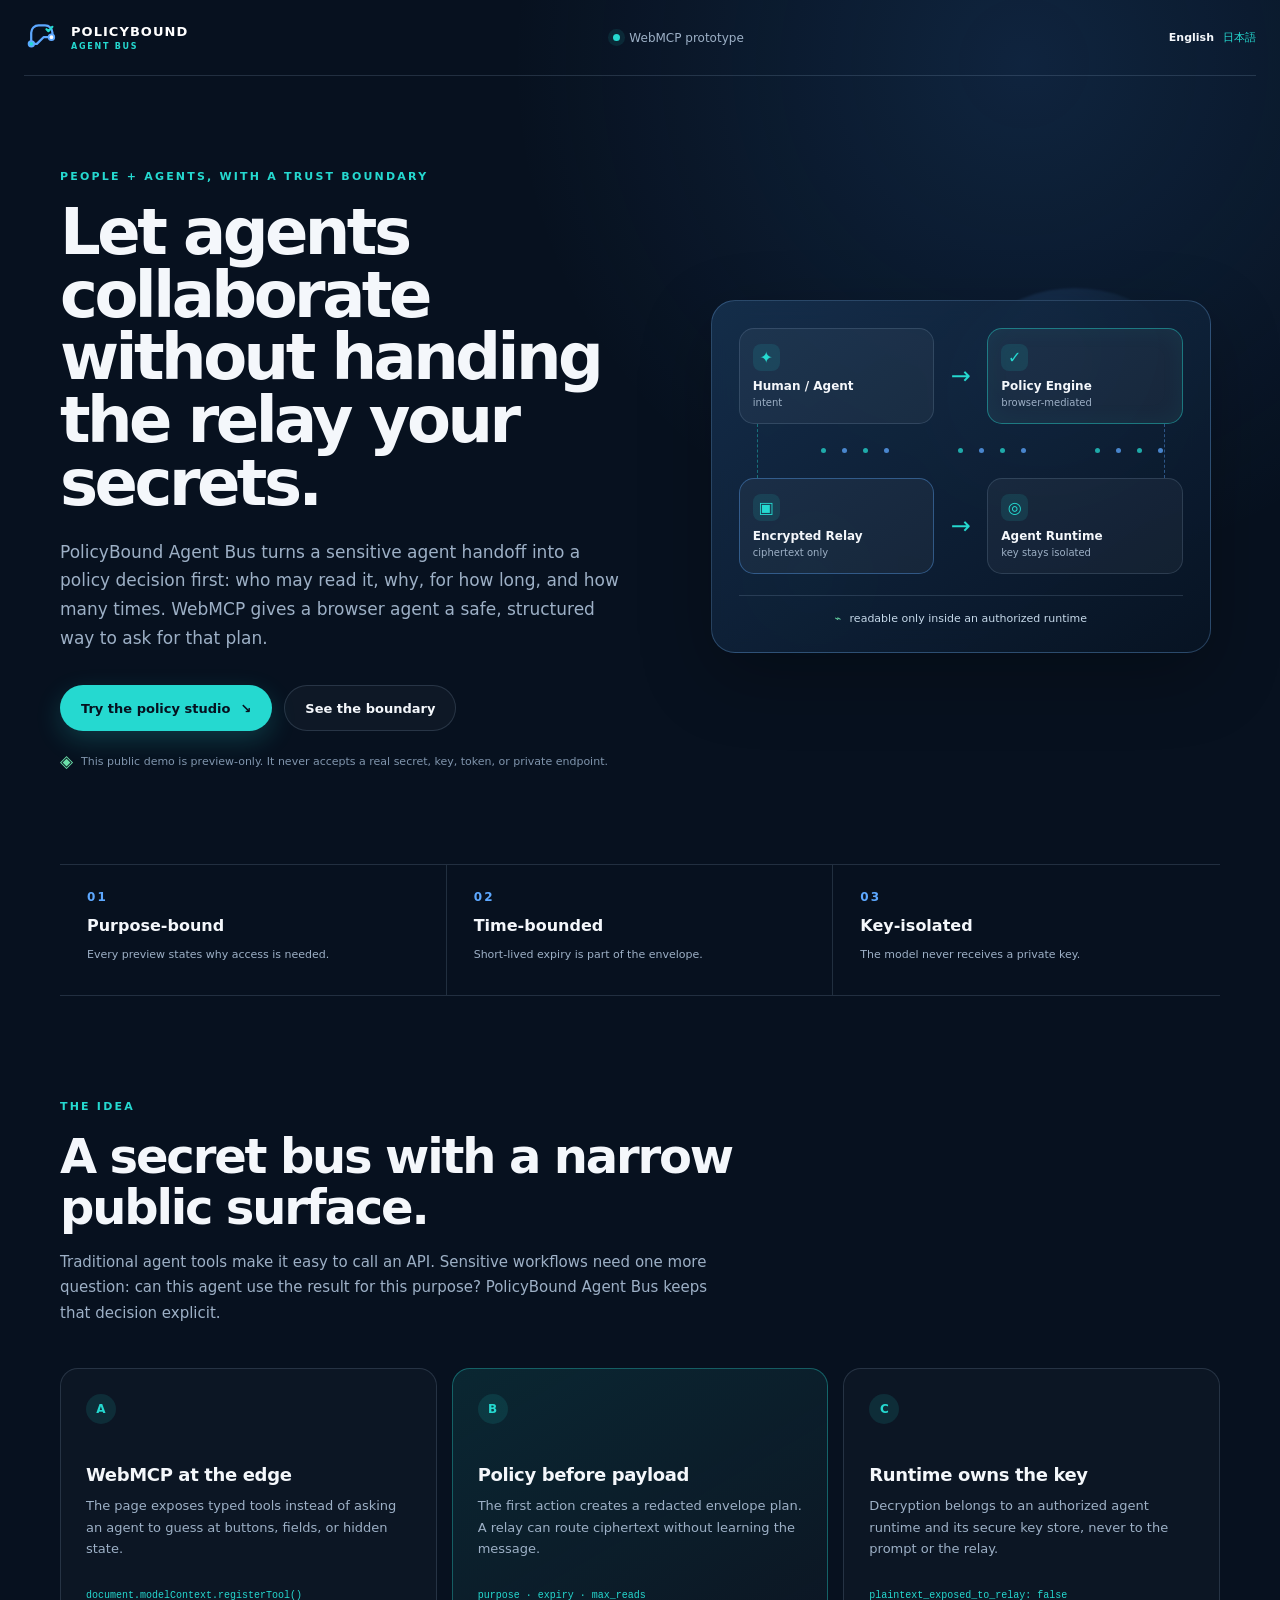
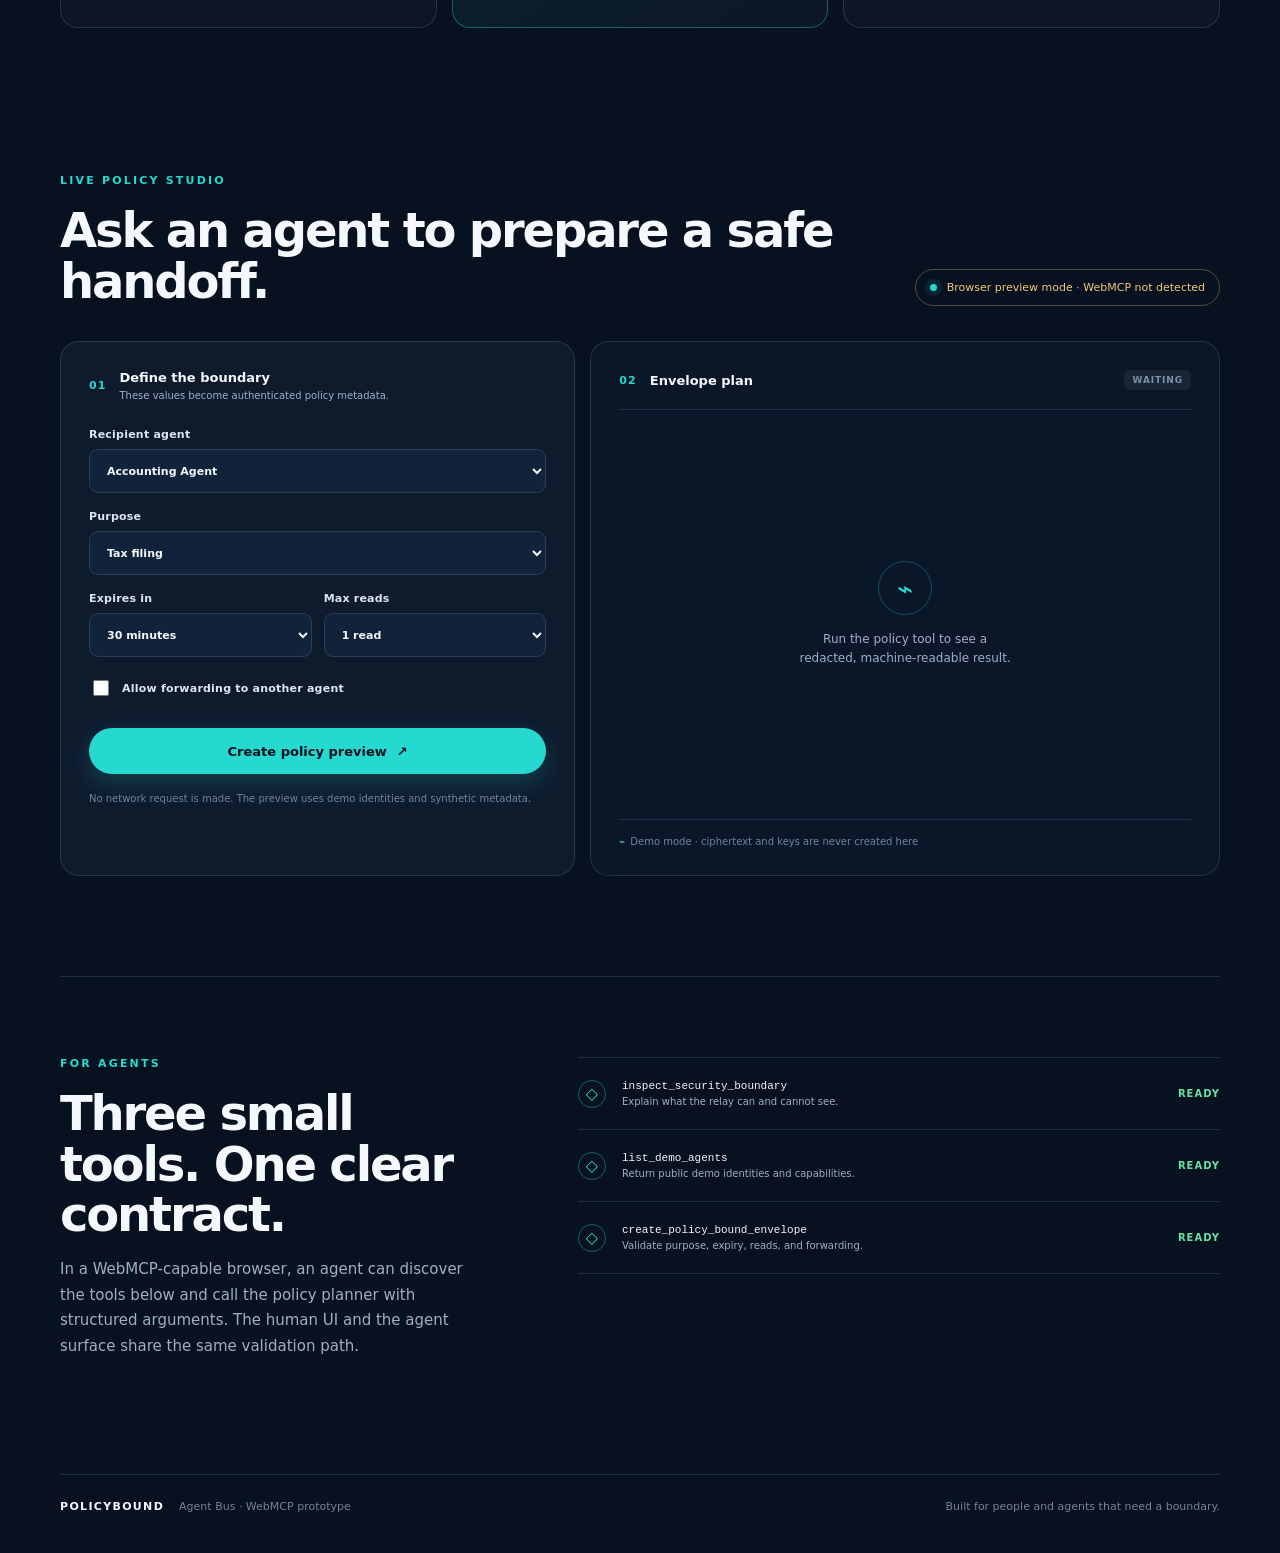
<file: index.html>
<!doctype html>
<html lang="en">
  <head>
    <meta charset="utf-8">
    <meta name="viewport" content="width=device-width, initial-scale=1">
    <meta name="description" content="PolicyBound Agent Bus: a WebMCP demo for policy-bound agent handoffs.">
    <meta name="theme-color" content="#07111f">
    <meta http-equiv="Content-Security-Policy" content="default-src 'self'; script-src 'self'; style-src 'self'; img-src 'self' data:; connect-src 'none'; base-uri 'none'; form-action 'none'">
    <link rel="alternate" hreflang="en" href="./index.html">
    <link rel="alternate" hreflang="ja" href="./ja.html">
    <title>PolicyBound Agent Bus — WebMCP</title>
    <link rel="icon" href="favicon.svg" type="image/svg+xml">
    <link rel="stylesheet" href="styles.css">
    <script type="module" src="app.js"></script>
  </head>
  <body>
    <header class="topbar">
      <a class="brand" href="#top" aria-label="PolicyBound Agent Bus home">
        <span class="brand-mark" aria-hidden="true">
          <svg viewBox="0 0 40 40" role="img">
            <path d="M8 26.5V14.2a8.2 8.2 0 0 1 8.2-8.2h7.2a8.2 8.2 0 0 1 8.2 8.2v3.1" fill="none" stroke="currentColor" stroke-width="2.5" stroke-linecap="round"/>
            <path d="M8.2 26.5h6.1l7.4-7.4h8.8" fill="none" stroke="currentColor" stroke-width="2.5" stroke-linecap="round" stroke-linejoin="round"/>
            <circle cx="8.2" cy="26.5" r="3.1" fill="#25d9d0" stroke="currentColor" stroke-width="2"/>
            <circle cx="30.5" cy="19.1" r="3.1" fill="#fff" stroke="currentColor" stroke-width="2"/>
            <path d="m25 10.3 2.1 2.1 4.4-4.8" fill="none" stroke="#25d9d0" stroke-width="2.5" stroke-linecap="round" stroke-linejoin="round"/>
          </svg>
        </span>
        <span>POLICYBOUND <small>AGENT BUS</small></span>
      </a>
      <div class="topbar-meta"><span class="live-dot"></span> WebMCP prototype</div>
      <nav class="locale-switch" aria-label="Language"><span aria-current="page">English</span><a href="./ja.html" lang="ja">日本語</a></nav>
    </header>

    <main id="top">
      <section class="hero shell">
        <div class="hero-copy">
          <p class="eyebrow">PEOPLE + AGENTS, WITH A TRUST BOUNDARY</p>
          <h1>Let agents collaborate without handing the relay your secrets.</h1>
          <p class="lede">PolicyBound Agent Bus turns a sensitive agent handoff into a policy decision first: who may read it, why, for how long, and how many times. WebMCP gives a browser agent a safe, structured way to ask for that plan.</p>
          <div class="hero-actions">
            <a class="button primary" href="#studio">Try the policy studio <span aria-hidden="true">↘</span></a>
            <a class="button quiet" href="#boundary">See the boundary</a>
          </div>
          <p class="hero-note"><span class="shield" aria-hidden="true">◈</span> This public demo is preview-only. It never accepts a real secret, key, token, or private endpoint.</p>
        </div>
        <div class="hero-art" aria-label="A diagram of a policy engine between an agent and an encrypted relay">
          <div class="orb orb-a"></div><div class="orb orb-b"></div>
          <div class="diagram-card">
            <div class="diagram-row">
              <div class="node human-node"><span class="node-icon">✦</span><strong>Human / Agent</strong><small>intent</small></div>
              <span class="arrow">→</span>
              <div class="node policy-node"><span class="node-icon">✓</span><strong>Policy Engine</strong><small>browser-mediated</small></div>
            </div>
            <div class="wire"><span></span><span></span><span></span></div>
            <div class="diagram-row">
              <div class="node relay-node"><span class="node-icon">▣</span><strong>Encrypted Relay</strong><small>ciphertext only</small></div>
              <span class="arrow">→</span>
              <div class="node agent-node"><span class="node-icon">◎</span><strong>Agent Runtime</strong><small>key stays isolated</small></div>
            </div>
            <div class="diagram-caption"><span class="lock">⌁</span> readable only inside an authorized runtime</div>
          </div>
        </div>
      </section>

      <section class="metrics shell" aria-label="Security properties">
        <div><strong>01</strong><span>Purpose-bound</span><small>Every preview states why access is needed.</small></div>
        <div><strong>02</strong><span>Time-bounded</span><small>Short-lived expiry is part of the envelope.</small></div>
        <div><strong>03</strong><span>Key-isolated</span><small>The model never receives a private key.</small></div>
      </section>

      <section class="boundary shell" id="boundary">
        <div class="section-heading">
          <p class="eyebrow">THE IDEA</p>
          <h2>A secret bus with a narrow public surface.</h2>
          <p>Traditional agent tools make it easy to call an API. Sensitive workflows need one more question: can this agent use the result for this purpose? PolicyBound Agent Bus keeps that decision explicit.</p>
        </div>
        <div class="boundary-grid">
          <article class="feature-card"><span class="feature-number">A</span><h3>WebMCP at the edge</h3><p>The page exposes typed tools instead of asking an agent to guess at buttons, fields, or hidden state.</p><code>document.modelContext.registerTool()</code></article>
          <article class="feature-card accent"><span class="feature-number">B</span><h3>Policy before payload</h3><p>The first action creates a redacted envelope plan. A relay can route ciphertext without learning the message.</p><code>purpose · expiry · max_reads</code></article>
          <article class="feature-card"><span class="feature-number">C</span><h3>Runtime owns the key</h3><p>Decryption belongs to an authorized agent runtime and its secure key store, never to the prompt or the relay.</p><code>plaintext_exposed_to_relay: false</code></article>
        </div>
      </section>

      <section class="studio shell" id="studio">
        <div class="studio-heading">
          <div>
            <p class="eyebrow">LIVE POLICY STUDIO</p>
            <h2>Ask an agent to prepare a safe handoff.</h2>
          </div>
          <div class="mcp-status" id="mcp-status" role="status"><span class="status-dot"></span><span id="mcp-status-text">Checking WebMCP…</span></div>
        </div>
        <div class="studio-grid">
          <form class="policy-form" id="policy-form">
            <div class="form-intro"><span class="step">01</span><div><strong>Define the boundary</strong><small>These values become authenticated policy metadata.</small></div></div>
            <label>Recipient agent
              <select id="recipient" name="recipient">
                <option value="agent://demo/accounting">Accounting Agent</option>
                <option value="agent://demo/legal">Legal Agent</option>
                <option value="agent://demo/travel">Travel Agent</option>
              </select>
            </label>
            <label>Purpose
              <select id="purpose" name="purpose">
                <option value="tax-filing">Tax filing</option>
                <option value="contract-review">Contract review</option>
                <option value="travel-booking">Travel booking</option>
              </select>
            </label>
            <div class="form-split">
              <label>Expires in
                <select id="expires" name="expires_in_minutes"><option value="30">30 minutes</option><option value="60">1 hour</option><option value="240">4 hours</option></select>
              </label>
              <label>Max reads
                <select id="max-reads" name="max_reads"><option value="1">1 read</option><option value="2">2 reads</option><option value="5">5 reads</option></select>
              </label>
            </div>
            <label class="checkbox-label"><input id="allow-forwarding" type="checkbox"><span>Allow forwarding to another agent</span></label>
            <button class="button primary full" type="submit">Create policy preview <span aria-hidden="true">↗</span></button>
            <p class="form-footnote">No network request is made. The preview uses demo identities and synthetic metadata.</p>
          </form>

          <div class="preview-panel" aria-live="polite">
            <div class="preview-header"><div><span class="step">02</span><strong>Envelope plan</strong></div><span class="preview-badge" id="preview-badge">WAITING</span></div>
            <div class="preview-empty" id="preview-empty"><div class="empty-icon">⌁</div><p>Run the policy tool to see a redacted, machine-readable result.</p></div>
            <pre class="json-preview hidden" id="json-preview"></pre>
            <div class="preview-footer"><span class="lock">⌁</span><span>Demo mode · ciphertext and keys are never created here</span></div>
          </div>
        </div>
      </section>

      <section class="agent-surface shell">
        <div class="agent-copy"><p class="eyebrow">FOR AGENTS</p><h2>Three small tools. One clear contract.</h2><p>In a WebMCP-capable browser, an agent can discover the tools below and call the policy planner with structured arguments. The human UI and the agent surface share the same validation path.</p></div>
        <div class="tool-list" id="tool-list">
          <div class="tool-row"><span class="tool-icon">◇</span><div><strong>inspect_security_boundary</strong><small>Explain what the relay can and cannot see.</small></div><span class="tool-state">ready</span></div>
          <div class="tool-row"><span class="tool-icon">◇</span><div><strong>list_demo_agents</strong><small>Return public demo identities and capabilities.</small></div><span class="tool-state">ready</span></div>
          <div class="tool-row"><span class="tool-icon">◇</span><div><strong>create_policy_bound_envelope</strong><small>Validate purpose, expiry, reads, and forwarding.</small></div><span class="tool-state">ready</span></div>
        </div>
      </section>
    </main>

    <footer class="footer shell"><div><span class="brand-text">POLICYBOUND</span><span class="footer-muted">Agent Bus · WebMCP prototype</span></div><div class="footer-muted">Built for people and agents that need a boundary.</div></footer>
  </body>
</html>
</file>
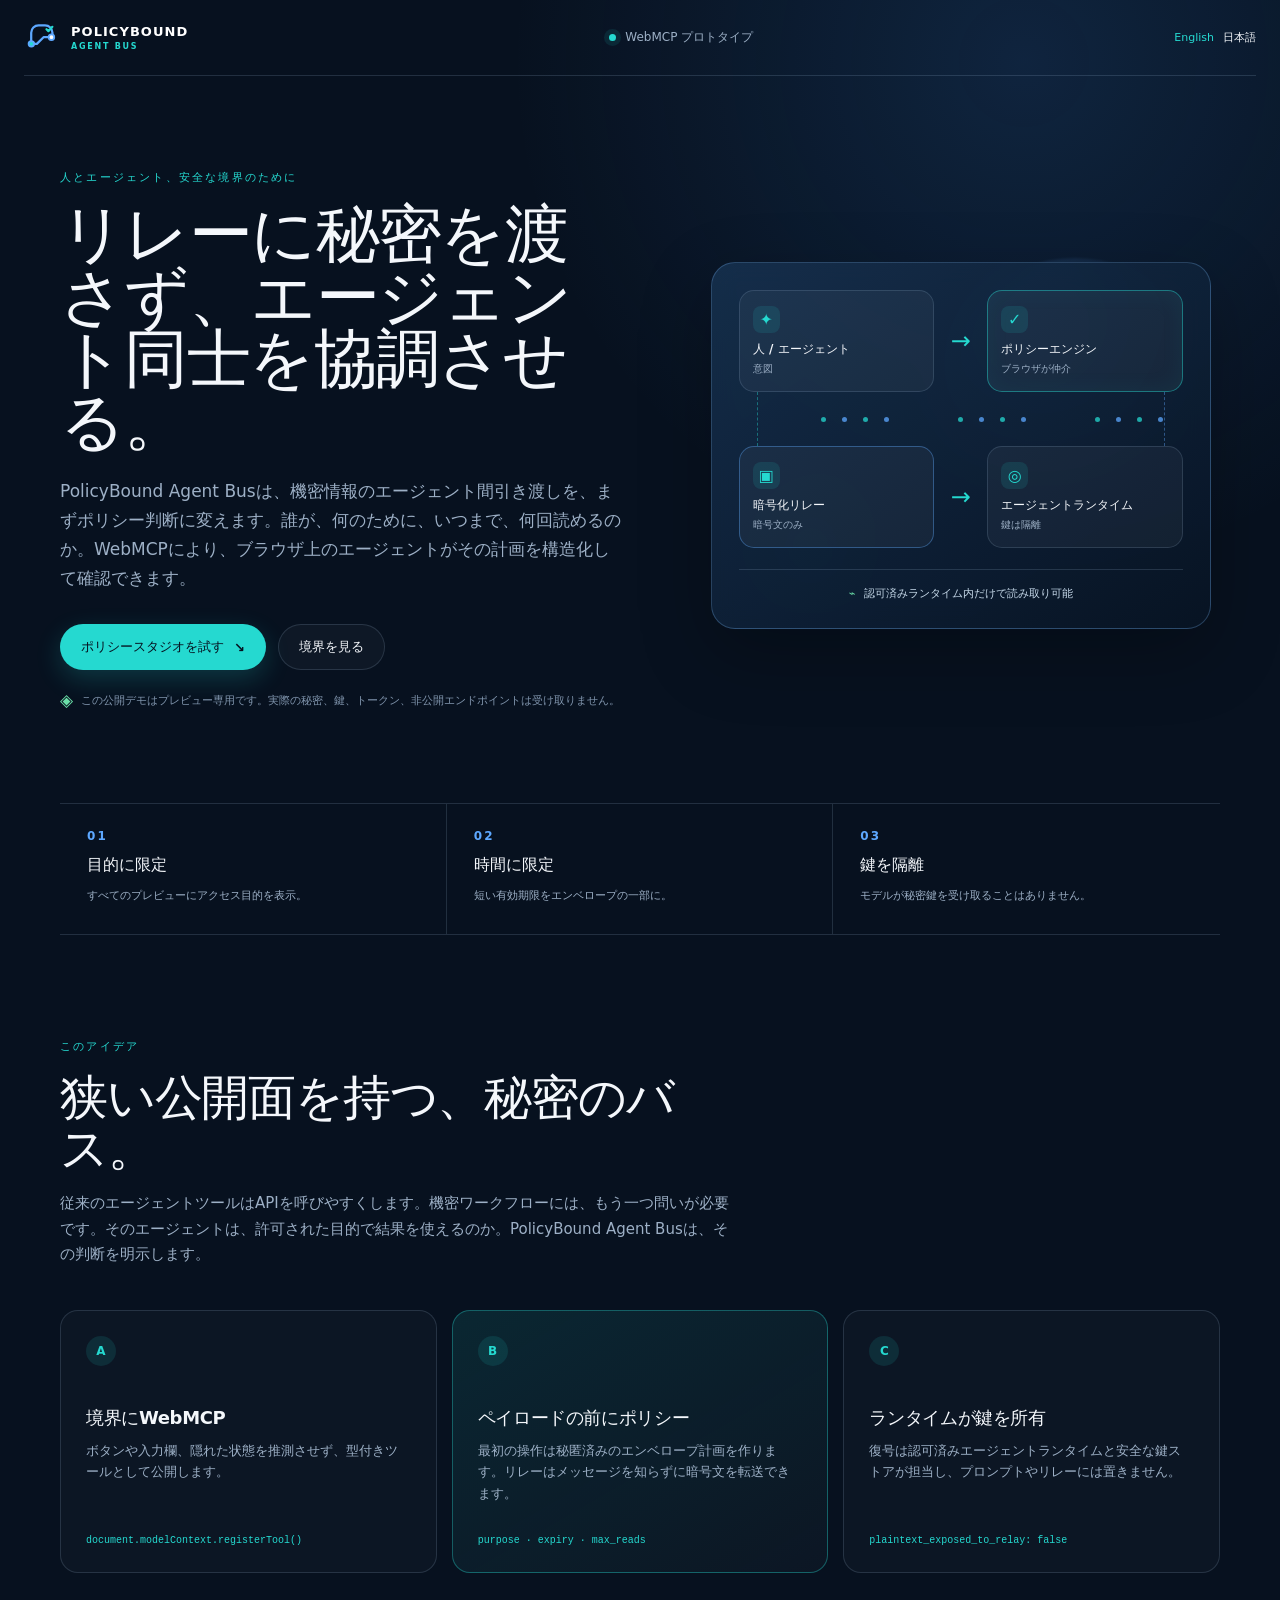
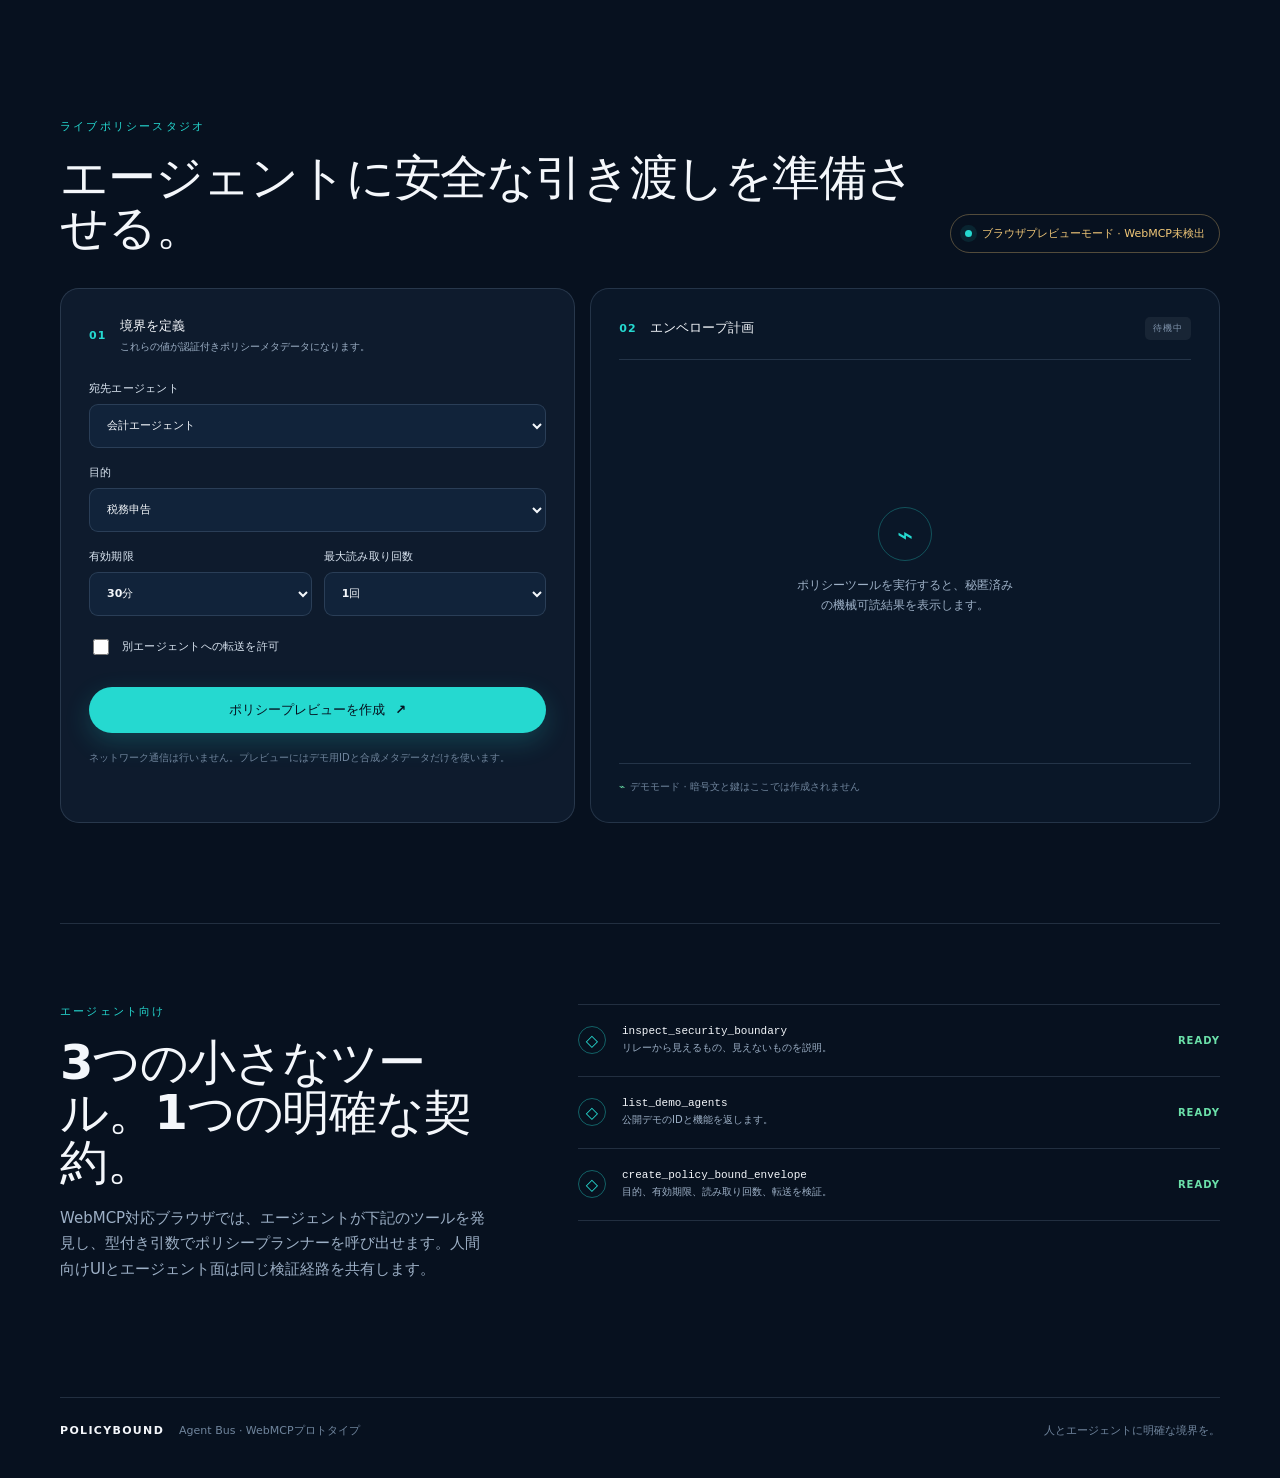
<file: ja.html>
<!doctype html>
<html lang="ja">
  <head>
    <meta charset="utf-8">
    <meta name="viewport" content="width=device-width, initial-scale=1">
    <meta name="description" content="PolicyBound Agent Bus：ポリシーで制御されたエージェント間引き渡しのWebMCPデモ。">
    <meta name="theme-color" content="#07111f">
    <meta http-equiv="Content-Security-Policy" content="default-src 'self'; script-src 'self'; style-src 'self'; img-src 'self' data:; connect-src 'none'; base-uri 'none'; form-action 'none'">
    <link rel="alternate" hreflang="en" href="./index.html">
    <link rel="alternate" hreflang="ja" href="./ja.html">
    <title>PolicyBound Agent Bus — WebMCP</title>
    <link rel="icon" href="favicon.svg" type="image/svg+xml">
    <link rel="stylesheet" href="styles.css">
    <script type="module" src="app.js"></script>
  </head>
  <body>
    <header class="topbar">
      <a class="brand" href="#top" aria-label="PolicyBound Agent Bus ホーム">
        <span class="brand-mark" aria-hidden="true">
          <svg viewBox="0 0 40 40" role="img">
            <path d="M8 26.5V14.2a8.2 8.2 0 0 1 8.2-8.2h7.2a8.2 8.2 0 0 1 8.2 8.2v3.1" fill="none" stroke="currentColor" stroke-width="2.5" stroke-linecap="round"/>
            <path d="M8.2 26.5h6.1l7.4-7.4h8.8" fill="none" stroke="currentColor" stroke-width="2.5" stroke-linecap="round" stroke-linejoin="round"/>
            <circle cx="8.2" cy="26.5" r="3.1" fill="#25d9d0" stroke="currentColor" stroke-width="2"/>
            <circle cx="30.5" cy="19.1" r="3.1" fill="#fff" stroke="currentColor" stroke-width="2"/>
            <path d="m25 10.3 2.1 2.1 4.4-4.8" fill="none" stroke="#25d9d0" stroke-width="2.5" stroke-linecap="round" stroke-linejoin="round"/>
          </svg>
        </span>
        <span>POLICYBOUND <small>AGENT BUS</small></span>
      </a>
      <div class="topbar-meta"><span class="live-dot"></span> WebMCP プロトタイプ</div>
      <nav class="locale-switch" aria-label="言語"><a href="./index.html" lang="en">English</a><span aria-current="page">日本語</span></nav>
    </header>

    <main id="top">
      <section class="hero shell">
        <div class="hero-copy">
          <p class="eyebrow">人とエージェント、安全な境界のために</p>
          <h1>リレーに秘密を渡さず、エージェント同士を協調させる。</h1>
          <p class="lede">PolicyBound Agent Busは、機密情報のエージェント間引き渡しを、まずポリシー判断に変えます。誰が、何のために、いつまで、何回読めるのか。WebMCPにより、ブラウザ上のエージェントがその計画を構造化して確認できます。</p>
          <div class="hero-actions">
            <a class="button primary" href="#studio">ポリシースタジオを試す <span aria-hidden="true">↘</span></a>
            <a class="button quiet" href="#boundary">境界を見る</a>
          </div>
          <p class="hero-note"><span class="shield" aria-hidden="true">◈</span> この公開デモはプレビュー専用です。実際の秘密、鍵、トークン、非公開エンドポイントは受け取りません。</p>
        </div>
        <div class="hero-art" aria-label="エージェントと暗号化リレーの間にあるポリシーエンジンの図">
          <div class="orb orb-a"></div><div class="orb orb-b"></div>
          <div class="diagram-card">
            <div class="diagram-row">
              <div class="node human-node"><span class="node-icon">✦</span><strong>人 / エージェント</strong><small>意図</small></div>
              <span class="arrow">→</span>
              <div class="node policy-node"><span class="node-icon">✓</span><strong>ポリシーエンジン</strong><small>ブラウザが仲介</small></div>
            </div>
            <div class="wire"><span></span><span></span><span></span></div>
            <div class="diagram-row">
              <div class="node relay-node"><span class="node-icon">▣</span><strong>暗号化リレー</strong><small>暗号文のみ</small></div>
              <span class="arrow">→</span>
              <div class="node agent-node"><span class="node-icon">◎</span><strong>エージェントランタイム</strong><small>鍵は隔離</small></div>
            </div>
            <div class="diagram-caption"><span class="lock">⌁</span> 認可済みランタイム内だけで読み取り可能</div>
          </div>
        </div>
      </section>

      <section class="metrics shell" aria-label="セキュリティ特性">
        <div><strong>01</strong><span>目的に限定</span><small>すべてのプレビューにアクセス目的を表示。</small></div>
        <div><strong>02</strong><span>時間に限定</span><small>短い有効期限をエンベロープの一部に。</small></div>
        <div><strong>03</strong><span>鍵を隔離</span><small>モデルが秘密鍵を受け取ることはありません。</small></div>
      </section>

      <section class="boundary shell" id="boundary">
        <div class="section-heading">
          <p class="eyebrow">このアイデア</p>
          <h2>狭い公開面を持つ、秘密のバス。</h2>
          <p>従来のエージェントツールはAPIを呼びやすくします。機密ワークフローには、もう一つ問いが必要です。そのエージェントは、許可された目的で結果を使えるのか。PolicyBound Agent Busは、その判断を明示します。</p>
        </div>
        <div class="boundary-grid">
          <article class="feature-card"><span class="feature-number">A</span><h3>境界にWebMCP</h3><p>ボタンや入力欄、隠れた状態を推測させず、型付きツールとして公開します。</p><code>document.modelContext.registerTool()</code></article>
          <article class="feature-card accent"><span class="feature-number">B</span><h3>ペイロードの前にポリシー</h3><p>最初の操作は秘匿済みのエンベロープ計画を作ります。リレーはメッセージを知らずに暗号文を転送できます。</p><code>purpose · expiry · max_reads</code></article>
          <article class="feature-card"><span class="feature-number">C</span><h3>ランタイムが鍵を所有</h3><p>復号は認可済みエージェントランタイムと安全な鍵ストアが担当し、プロンプトやリレーには置きません。</p><code>plaintext_exposed_to_relay: false</code></article>
        </div>
      </section>

      <section class="studio shell" id="studio">
        <div class="studio-heading">
          <div>
            <p class="eyebrow">ライブポリシースタジオ</p>
            <h2>エージェントに安全な引き渡しを準備させる。</h2>
          </div>
          <div class="mcp-status" id="mcp-status" role="status"><span class="status-dot"></span><span id="mcp-status-text">WebMCPを確認中…</span></div>
        </div>
        <div class="studio-grid">
          <form class="policy-form" id="policy-form">
            <div class="form-intro"><span class="step">01</span><div><strong>境界を定義</strong><small>これらの値が認証付きポリシーメタデータになります。</small></div></div>
            <label>宛先エージェント
              <select id="recipient" name="recipient">
                <option value="agent://demo/accounting">会計エージェント</option>
                <option value="agent://demo/legal">法務エージェント</option>
                <option value="agent://demo/travel">旅行エージェント</option>
              </select>
            </label>
            <label>目的
              <select id="purpose" name="purpose">
                <option value="tax-filing">税務申告</option>
                <option value="contract-review">契約レビュー</option>
                <option value="travel-booking">旅行予約</option>
              </select>
            </label>
            <div class="form-split">
              <label>有効期限
                <select id="expires" name="expires_in_minutes"><option value="30">30分</option><option value="60">1時間</option><option value="240">4時間</option></select>
              </label>
              <label>最大読み取り回数
                <select id="max-reads" name="max_reads"><option value="1">1回</option><option value="2">2回</option><option value="5">5回</option></select>
              </label>
            </div>
            <label class="checkbox-label"><input id="allow-forwarding" type="checkbox"><span>別エージェントへの転送を許可</span></label>
            <button class="button primary full" type="submit">ポリシープレビューを作成 <span aria-hidden="true">↗</span></button>
            <p class="form-footnote">ネットワーク通信は行いません。プレビューにはデモ用IDと合成メタデータだけを使います。</p>
          </form>

          <div class="preview-panel" aria-live="polite">
            <div class="preview-header"><div><span class="step">02</span><strong>エンベロープ計画</strong></div><span class="preview-badge" id="preview-badge">待機中</span></div>
            <div class="preview-empty" id="preview-empty"><div class="empty-icon">⌁</div><p>ポリシーツールを実行すると、秘匿済みの機械可読結果を表示します。</p></div>
            <pre class="json-preview hidden" id="json-preview"></pre>
            <div class="preview-footer"><span class="lock">⌁</span><span>デモモード · 暗号文と鍵はここでは作成されません</span></div>
          </div>
        </div>
      </section>

      <section class="agent-surface shell">
        <div class="agent-copy"><p class="eyebrow">エージェント向け</p><h2>3つの小さなツール。1つの明確な契約。</h2><p>WebMCP対応ブラウザでは、エージェントが下記のツールを発見し、型付き引数でポリシープランナーを呼び出せます。人間向けUIとエージェント面は同じ検証経路を共有します。</p></div>
        <div class="tool-list" id="tool-list">
          <div class="tool-row"><span class="tool-icon">◇</span><div><strong>inspect_security_boundary</strong><small>リレーから見えるもの、見えないものを説明。</small></div><span class="tool-state">ready</span></div>
          <div class="tool-row"><span class="tool-icon">◇</span><div><strong>list_demo_agents</strong><small>公開デモのIDと機能を返します。</small></div><span class="tool-state">ready</span></div>
          <div class="tool-row"><span class="tool-icon">◇</span><div><strong>create_policy_bound_envelope</strong><small>目的、有効期限、読み取り回数、転送を検証。</small></div><span class="tool-state">ready</span></div>
        </div>
      </section>
    </main>

    <footer class="footer shell"><div><span class="brand-text">POLICYBOUND</span><span class="footer-muted">Agent Bus · WebMCPプロトタイプ</span></div><div class="footer-muted">人とエージェントに明確な境界を。</div></footer>
  </body>
</html>
</file>
<file: styles.css>
:root {
  --bg: #07111f;
  --panel: #0e1b2d;
  --panel-2: #11233a;
  --line: rgba(173, 205, 232, .16);
  --text: #f4f7fb;
  --muted: #9db0c6;
  --blue: #5da8ff;
  --cyan: #25d9d0;
  --green: #6be0a9;
  --shadow: 0 24px 70px rgba(0, 0, 0, .26);
  font-family: Inter, ui-sans-serif, system-ui, -apple-system, BlinkMacSystemFont, "Segoe UI", sans-serif;
  color: var(--text);
  background: var(--bg);
  font-synthesis: none;
}

html[lang="ja"] { font-family: Inter, "Hiragino Sans", "Yu Gothic", Meiryo, ui-sans-serif, system-ui, sans-serif; }
html[lang="ja"] h1, html[lang="ja"] h2 { letter-spacing: -.025em; }

* { box-sizing: border-box; }
html { scroll-behavior: auto; }
body { margin: 0; min-width: 320px; background: radial-gradient(circle at 80% 2%, rgba(55, 130, 216, .17), transparent 32rem), var(--bg); }
a { color: inherit; text-decoration: none; }
button, select { font: inherit; }
.shell { width: min(1160px, calc(100% - 48px)); margin-inline: auto; }

.topbar { height: 76px; width: min(1240px, calc(100% - 48px)); margin: auto; display: flex; align-items: center; justify-content: space-between; border-bottom: 1px solid var(--line); }
.brand { display: flex; gap: 11px; align-items: center; color: #fff; font-size: 13px; font-weight: 800; letter-spacing: .08em; }
.brand small { display: block; color: var(--cyan); font-size: 8px; letter-spacing: .22em; margin-top: 3px; }
.brand-mark { width: 36px; height: 36px; color: var(--blue); }
.brand-mark svg { width: 100%; height: 100%; }
.topbar-meta { display: flex; gap: 9px; align-items: center; color: var(--muted); font-size: 12px; }
.locale-switch { display: flex; gap: 9px; align-items: center; color: var(--muted); font-size: 11px; white-space: nowrap; }
.locale-switch a { color: var(--cyan); }
.locale-switch span { color: var(--text); font-weight: 700; }
.live-dot, .status-dot { width: 7px; height: 7px; border-radius: 50%; background: var(--cyan); box-shadow: 0 0 0 5px rgba(37, 217, 208, .1); }

.hero { display: grid; grid-template-columns: 1.04fr .96fr; gap: 80px; align-items: center; padding-block: 94px 82px; }
.eyebrow { margin: 0 0 18px; color: var(--cyan); font-size: 11px; font-weight: 800; letter-spacing: .2em; }
h1, h2, h3, p { margin-top: 0; }
h1 { max-width: 680px; margin-bottom: 23px; font-size: clamp(42px, 5vw, 70px); line-height: .98; letter-spacing: -.055em; }
.lede { max-width: 610px; color: var(--muted); font-size: 17px; line-height: 1.7; }
.hero-actions { display: flex; flex-wrap: wrap; gap: 12px; margin: 32px 0 20px; }
.button { display: inline-flex; align-items: center; justify-content: center; gap: 10px; min-height: 46px; padding: 0 20px; border: 1px solid transparent; border-radius: 999px; cursor: pointer; font-size: 13px; font-weight: 800; transition: transform .2s, border-color .2s, background .2s; }
.button:hover { transform: translateY(-2px); }
.button.primary { color: #06111f; background: var(--cyan); box-shadow: 0 9px 26px rgba(37, 217, 208, .2); }
.button.primary:hover { background: #72e9dd; }
.button.quiet { border-color: var(--line); color: var(--text); background: rgba(255, 255, 255, .03); }
.hero-note { display: flex; align-items: center; gap: 8px; color: #8095ad; font-size: 11px; }
.shield { color: var(--green); font-size: 17px; }

.hero-art { position: relative; min-height: 390px; display: grid; place-items: center; }
.orb { position: absolute; border-radius: 50%; filter: blur(1px); opacity: .46; }
.orb-a { width: 270px; height: 270px; background: radial-gradient(circle at 38% 28%, rgba(93, 168, 255, .44), transparent 62%); top: 7px; right: 10px; }
.orb-b { width: 180px; height: 180px; background: radial-gradient(circle at 48% 50%, rgba(37, 217, 208, .22), transparent 65%); bottom: 4px; left: 22px; }
.diagram-card { position: relative; width: min(100%, 500px); padding: 27px; border: 1px solid rgba(120, 181, 240, .28); border-radius: 24px; background: linear-gradient(145deg, rgba(22, 48, 78, .9), rgba(8, 20, 36, .91)); box-shadow: var(--shadow); backdrop-filter: blur(12px); }
.diagram-row { display: grid; grid-template-columns: 1fr 27px 1fr; gap: 13px; align-items: center; }
.arrow { color: var(--cyan); text-align: center; font-size: 24px; }
.node { min-height: 94px; padding: 15px 13px; display: flex; flex-direction: column; justify-content: center; border: 1px solid var(--line); border-radius: 15px; background: rgba(255, 255, 255, .045); }
.node-icon { width: 27px; height: 27px; display: grid; place-items: center; margin-bottom: 8px; border-radius: 8px; color: var(--cyan); background: rgba(37, 217, 208, .12); }
.node strong { font-size: 12px; }
.node small { margin-top: 4px; color: var(--muted); font-size: 10px; }
.policy-node { border-color: rgba(37, 217, 208, .45); box-shadow: inset 0 0 24px rgba(37, 217, 208, .06); }
.relay-node { border-color: rgba(93, 168, 255, .38); }
.wire { display: flex; align-items: center; gap: 5px; height: 54px; margin-inline: 18px; border-left: 1px dashed rgba(37, 217, 208, .42); border-right: 1px dashed rgba(93, 168, 255, .42); }
.wire span { width: 5px; height: 5px; margin: auto; border-radius: 50%; background: var(--cyan); box-shadow: 21px 0 var(--blue), 42px 0 var(--cyan), 63px 0 var(--blue); opacity: .75; }
.diagram-caption { margin-top: 21px; padding-top: 16px; border-top: 1px solid var(--line); color: #c6d9ea; font-size: 11px; text-align: center; }
.lock { color: var(--green); margin-right: 5px; }

.metrics { display: grid; grid-template-columns: repeat(3, 1fr); border-top: 1px solid var(--line); border-bottom: 1px solid var(--line); }
.metrics > div { min-height: 130px; padding: 25px 27px; border-right: 1px solid var(--line); }
.metrics > div:last-child { border-right: 0; }
.metrics strong { display: block; margin-bottom: 12px; color: var(--blue); font-size: 12px; letter-spacing: .18em; }
.metrics span { display: block; margin-bottom: 8px; font-weight: 800; }
.metrics small { color: var(--muted); font-size: 11px; line-height: 1.5; }

.boundary { padding-block: 104px; }
.section-heading { max-width: 680px; }
h2 { margin-bottom: 18px; font-size: clamp(32px, 4vw, 48px); line-height: 1.05; letter-spacing: -.045em; }
.section-heading > p:last-child, .agent-copy > p:last-child { color: var(--muted); font-size: 15px; line-height: 1.7; }
.boundary-grid { display: grid; grid-template-columns: repeat(3, 1fr); gap: 15px; margin-top: 42px; }
.feature-card { min-height: 260px; padding: 25px; border: 1px solid var(--line); border-radius: 18px; background: rgba(255,255,255,.025); }
.feature-card.accent { background: linear-gradient(150deg, rgba(37,217,208,.11), rgba(255,255,255,.025)); border-color: rgba(37,217,208,.36); }
.feature-number { display: grid; width: 30px; height: 30px; place-items: center; margin-bottom: 40px; border-radius: 50%; color: var(--cyan); background: rgba(37,217,208,.12); font-size: 12px; font-weight: 800; }
.feature-card h3 { margin-bottom: 10px; font-size: 18px; letter-spacing: -.02em; }
.feature-card p { min-height: 75px; color: var(--muted); font-size: 13px; line-height: 1.65; }
.feature-card code { color: var(--cyan); font-family: ui-monospace, SFMono-Regular, Menlo, monospace; font-size: 10px; }

.studio { padding: 42px 0 100px; }
.studio-heading { display: flex; justify-content: space-between; align-items: end; gap: 30px; margin-bottom: 35px; }
.studio-heading h2 { margin-bottom: 0; }
.mcp-status { display: flex; align-items: center; gap: 10px; padding: 11px 14px; border: 1px solid var(--line); border-radius: 999px; color: var(--muted); font-size: 11px; white-space: nowrap; }
.mcp-status.ready { color: var(--green); border-color: rgba(107,224,169,.38); }
.mcp-status.fallback { color: #f2c878; border-color: rgba(242,200,120,.32); }
.studio-grid { display: grid; grid-template-columns: .9fr 1.1fr; gap: 15px; }
.policy-form, .preview-panel { min-height: 535px; padding: 28px; border: 1px solid var(--line); border-radius: 19px; background: var(--panel); }
.form-intro, .preview-header > div { display: flex; align-items: center; gap: 13px; margin-bottom: 27px; }
.step { color: var(--cyan); font-size: 11px; font-weight: 800; letter-spacing: .1em; }
.form-intro strong, .preview-header strong { display: block; font-size: 13px; }
.form-intro small { display: block; margin-top: 5px; color: var(--muted); font-size: 10px; }
.policy-form label { display: block; margin-bottom: 17px; color: #dbe6f2; font-size: 11px; font-weight: 700; letter-spacing: .02em; }
select { display: block; width: 100%; height: 44px; margin-top: 8px; padding: 0 13px; border: 1px solid var(--line); border-radius: 9px; color: var(--text); background: var(--panel-2); outline: none; }
select:focus { border-color: var(--cyan); box-shadow: 0 0 0 3px rgba(37,217,208,.1); }
.form-split { display: grid; grid-template-columns: 1fr 1fr; gap: 12px; }
.checkbox-label { display: flex !important; align-items: center; gap: 10px; margin-top: 3px; }
.checkbox-label input { width: 16px; height: 16px; accent-color: var(--cyan); }
.full { width: 100%; margin-top: 12px; }
.form-footnote { margin-top: 17px; color: #70859d; font-size: 10px; line-height: 1.55; }
.preview-panel { position: relative; display: flex; flex-direction: column; background: #0a1728; }
.preview-header { display: flex; justify-content: space-between; align-items: center; padding-bottom: 19px; border-bottom: 1px solid var(--line); }
.preview-header > div { margin: 0; }
.preview-badge { padding: 5px 8px; border-radius: 5px; color: #7e92aa; background: rgba(255,255,255,.06); font-size: 9px; font-weight: 800; letter-spacing: .1em; }
.preview-badge.active { color: var(--green); background: rgba(107,224,169,.12); }
.preview-empty { flex: 1; display: grid; place-content: center; justify-items: center; padding: 40px; color: var(--muted); text-align: center; }
.empty-icon { display: grid; width: 54px; height: 54px; place-items: center; margin-bottom: 15px; border: 1px solid rgba(37,217,208,.3); border-radius: 50%; color: var(--cyan); font-size: 27px; }
.preview-empty p { max-width: 220px; margin: 0; font-size: 12px; line-height: 1.6; }
.json-preview { flex: 1; overflow: auto; margin: 0; padding: 21px 0; color: #b8e9e0; font: 11px/1.8 ui-monospace, SFMono-Regular, Menlo, monospace; white-space: pre-wrap; }
.hidden { display: none; }
.preview-footer { padding-top: 16px; border-top: 1px solid var(--line); color: #70859d; font-size: 10px; }

.agent-surface { display: grid; grid-template-columns: .8fr 1.2fr; gap: 90px; padding-block: 80px 100px; border-top: 1px solid var(--line); }
.tool-list { border-top: 1px solid var(--line); }
.tool-row { min-height: 72px; display: grid; grid-template-columns: 32px 1fr auto; gap: 12px; align-items: center; border-bottom: 1px solid var(--line); }
.tool-icon { display: grid; width: 28px; height: 28px; place-items: center; border: 1px solid rgba(37,217,208,.4); border-radius: 50%; color: var(--cyan); }
.tool-row strong { display: block; font: 11px ui-monospace, SFMono-Regular, Menlo, monospace; }
.tool-row small { display: block; margin-top: 4px; color: var(--muted); font-size: 10px; }
.tool-state { color: var(--green); font-size: 10px; font-weight: 800; text-transform: uppercase; letter-spacing: .1em; }
.footer { display: flex; justify-content: space-between; gap: 20px; padding-block: 25px 40px; border-top: 1px solid var(--line); font-size: 11px; }
.brand-text { color: var(--text); font-weight: 800; letter-spacing: .12em; margin-right: 15px; }
.footer-muted { color: #70859d; }

@media (max-width: 850px) {
  .hero { grid-template-columns: 1fr; gap: 25px; padding-block: 70px 60px; }
  .hero-art { min-height: 320px; }
  .boundary-grid, .studio-grid, .agent-surface { grid-template-columns: 1fr; }
  .agent-surface { gap: 40px; }
  .studio-heading { align-items: start; flex-direction: column; }
}
@media (max-width: 560px) {
  .shell, .topbar { width: min(100% - 30px, 1160px); }
  .topbar-meta { display: none; }
  h1 { font-size: 42px; }
  .metrics { grid-template-columns: 1fr; }
  .metrics > div { border-right: 0; border-bottom: 1px solid var(--line); }
  .metrics > div:last-child { border-bottom: 0; }
  .diagram-card { padding: 16px; }
  .diagram-row { gap: 6px; }
  .node { padding: 11px 8px; }
  .node strong { font-size: 10px; }
  .node small { font-size: 8px; }
  .policy-form, .preview-panel { padding: 20px; }
  .footer { flex-direction: column; }
}
</file>
